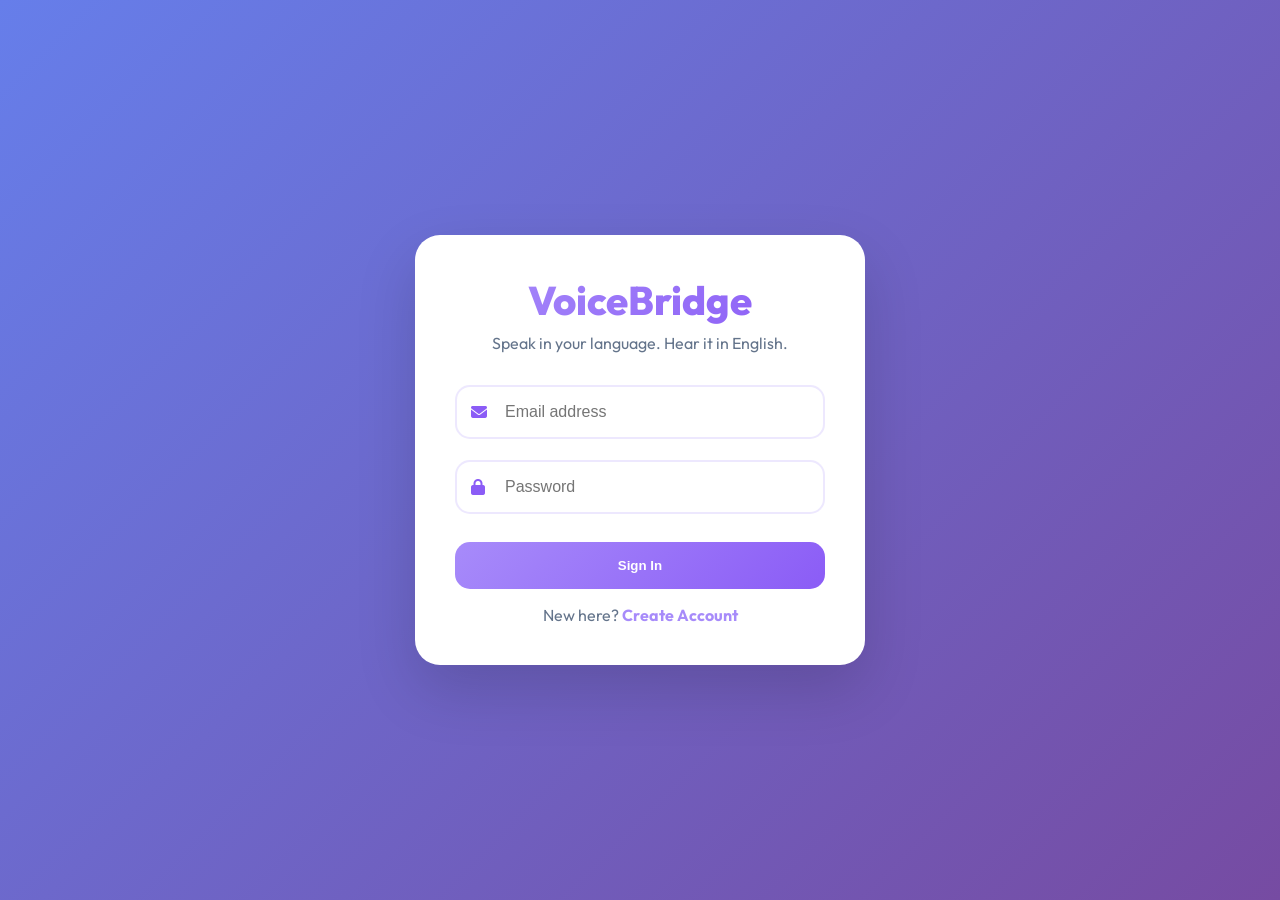
<file: index.html>
<!DOCTYPE html>
<html lang="en">
<head>
<meta charset="UTF-8">
<title>VoiceBridge</title>
<meta name="viewport" content="width=device-width, initial-scale=1.0">

<link href="https://fonts.googleapis.com/css2?family=Outfit:wght@300;400;500;600;700;800&display=swap" rel="stylesheet">
<link href="https://cdnjs.cloudflare.com/ajax/libs/font-awesome/6.4.0/css/all.min.css" rel="stylesheet">
<link rel="stylesheet" href="styles.css">
</head>
<body>

<!-- TOP BAR -->
<div class="top-bar">
    <div class="top-left">
        <h2 class="app-title">VoiceBridge</h2>
    </div>

    <div class="top-right">
        <button id="logoutBtn" class="logout-btn">
            <i class="fas fa-sign-out-alt"></i>
            Logout
        </button>
    </div>
</div>

<div class="app-container">

    <!-- HISTORY SIDEBAR -->
    <div class="history-sidebar">
        <h3>Previous Translations</h3>
        <div id="historyList"></div>
    </div>

    <!-- MAIN DASHBOARD -->
    <div class="main-container">
        <div class="dashboard">

            <div class="controls-row">
                <select id="lang-select">
                    <option value="hi-IN">Hindi</option>
                    <option value="ta-IN">Tamil</option>
                    <option value="te-IN">Telugu</option>
                    <option value="bn-IN">Bengali</option>
                    <option value="mr-IN">Marathi</option>
                    <option value="gu-IN">Gujarati</option>
                    <option value="pa-IN">Punjabi</option>
                    <option value="ur-IN">Urdu</option>
                </select>

                <button id="mic-btn" class="mic-btn">
                    <i class="fas fa-microphone"></i>
                    <span id="btn-text">Start Listening</span>
                </button>
            </div>

            <div id="status" class="status">Listening...</div>

            <div class="output-grid">
                <div>
                    <h4>Speech Recognition</h4>
                    <textarea id="inputText" readonly></textarea>
                </div>

                <div>
                    <h4>English Translation</h4>
                    <textarea id="outputText" readonly></textarea>

                    <button id="speak-btn" class="mic-btn" style="margin-top:15px;">
                        <i class="fas fa-volume-up"></i>
                        Speak Translation
                    </button>
                </div>
            </div>

        </div>
    </div>

</div>

<script src="script.js"></script>
</body>
</html>
</file>
<file: styles.css>
:root {
    --bg-light: #f0fdf4;
    --card-bg: #ffffff;
    --accent-primary: #10b981;
    --accent-gradient: linear-gradient(135deg, #10b981 0%, #059669 50%, #047857 100%);
    --text-muted: #9ca3af;
}

*{
    margin:0;
    padding:0;
    box-sizing:border-box;
}

body{
    font-family:'Outfit',sans-serif;
    background:linear-gradient(135deg,var(--bg-light),#ecfdf5);
    min-height:100vh;
}

/* ============================= */
/* TOP BAR */
/* ============================= */

.top-bar{
    display:flex;
    justify-content:space-between;
    align-items:center;
    padding:20px 40px;
}

.app-title{
    font-weight:700;
    font-size:1.4rem;
}

.logout-btn{
    background:transparent;
    border:1px solid #ddd;
    padding:8px 16px;
    border-radius:8px;
    cursor:pointer;
    font-weight:500;
    display:flex;
    align-items:center;
    gap:8px;
    transition:0.2s ease;
}

.logout-btn:hover{
    background:#f3f4f6;
    border-color:#bbb;
}

/* ============================= */
/* APP LAYOUT */
/* ============================= */

.app-container{
    display:flex;
    max-width:1300px;
    margin:auto;
}

/* SIDEBAR */
.history-sidebar{
    width:300px;
    background:white;
    padding:20px;
    border-right:1px solid #eee;
    overflow-y:auto;
    height:75vh;
    border-radius:20px 0 0 20px;
}

.history-sidebar h3{
    margin-bottom:15px;
}

#historyList div{
    padding:10px;
    border-radius:10px;
    margin-bottom:10px;
    background:#f0fdf4;
    cursor:pointer;
    font-size:0.9rem;
    transition:0.2s;
}

#historyList div:hover{
    background:#d1fae5;
}

/* MAIN DASHBOARD */
.main-container{
    flex:1;
    padding:2rem;
}

.dashboard{
    background:white;
    border-radius:30px;
    padding:2.5rem;
    box-shadow:0 20px 50px rgba(0,0,0,.08);
}

.controls-row{
    display:flex;
    gap:1.5rem;
    margin-bottom:2rem;
}

select{
    flex:1;
    padding:1rem;
    border-radius:15px;
    border:2px solid rgba(16,185,129,.2);
}

.mic-btn{
    padding:1rem 2rem;
    border:none;
    border-radius:15px;
    background:var(--accent-gradient);
    color:white;
    font-weight:600;
    cursor:pointer;
    display:flex;
    align-items:center;
    gap:0.7rem;
}

.mic-btn.active{
    background:linear-gradient(135deg,#ef4444,#dc2626);
}

.status{
    margin-top:0.5rem;
    font-size:0.9rem;
    color:var(--accent-primary);
    display:none;
}

.status.active{
    display:block;
}

.output-grid{
    display:grid;
    grid-template-columns:1fr 1fr;
    gap:2rem;
}

textarea{
    width:100%;
    height:250px;
    padding:1.5rem;
    border-radius:20px;
    border:2px solid rgba(16,185,129,.2);
    resize:none;
}

/* RESPONSIVE */
@media(max-width:1000px){
    .app-container{
        flex-direction:column;
    }
    .history-sidebar{
        width:100%;
        height:auto;
        border-radius:20px;
        margin-bottom:20px;
    }
    .output-grid{
        grid-template-columns:1fr;
    }
}
</file>
